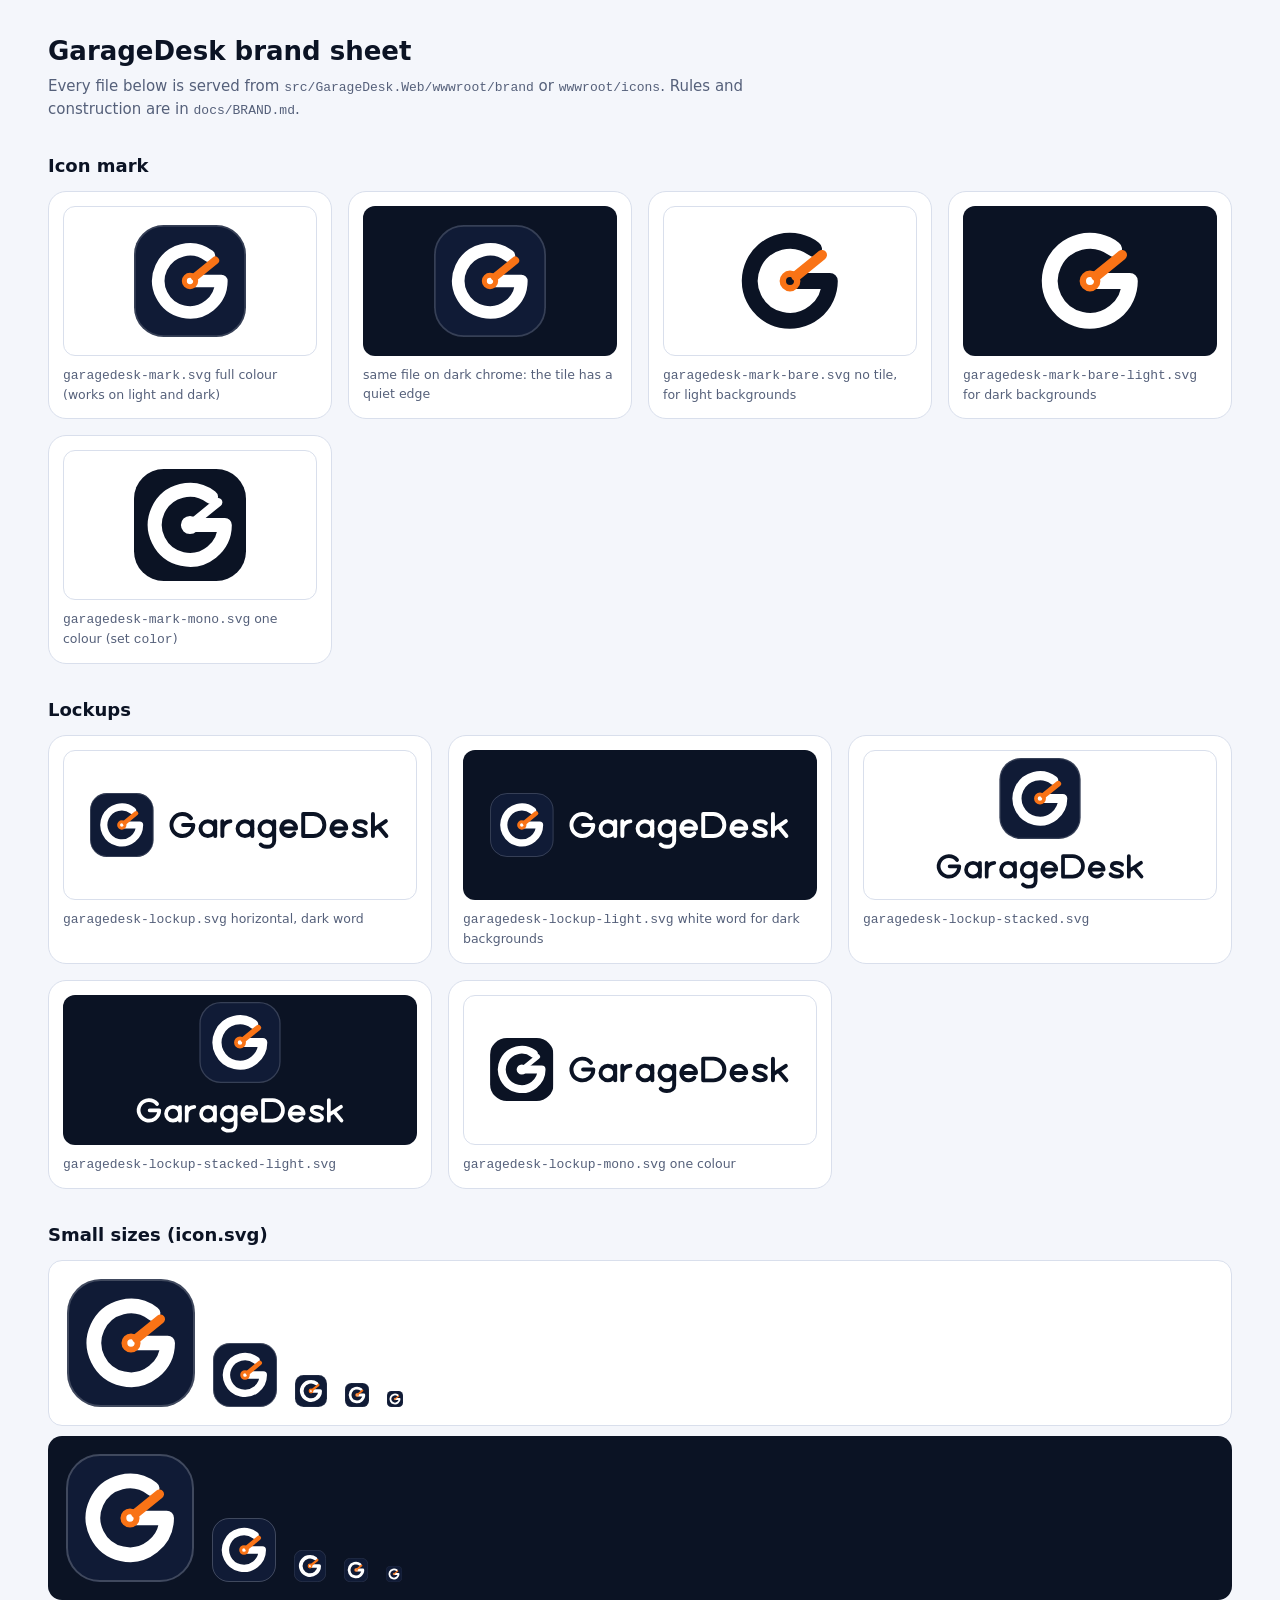
<file: docs/brand/index.html>
<!doctype html>
<html lang="en">
<head>
<meta charset="utf-8">
<meta name="viewport" content="width=device-width, initial-scale=1">
<title>GarageDesk brand sheet</title>
<style>
  :root { --bg:#f4f6fb; --card:#fff; --text:#0b1324; --muted:#55607a; --line:#d9dfec; }
  * { box-sizing:border-box; }
  body { margin:0; padding:32px clamp(16px,4vw,48px) 64px; font:15px/1.5 system-ui,"Segoe UI",sans-serif; background:var(--bg); color:var(--text); }
  h1 { margin:0 0 4px; font-size:26px; }
  h2 { margin:32px 0 12px; font-size:18px; }
  p { color:var(--muted); max-width:46rem; margin:0 0 12px; }
  code { font-size:13px; }
  .grid { display:grid; gap:16px; grid-template-columns:repeat(auto-fill,minmax(250px,1fr)); }
  .grid.wide { grid-template-columns:repeat(auto-fill,minmax(340px,1fr)); }
  .cell { background:var(--card); border:1px solid var(--line); border-radius:18px; padding:14px; display:flex; flex-direction:column; gap:10px; }
  .stage { display:grid; place-items:center; min-height:150px; border-radius:12px; }
  .stage.light { background:#fff; border:1px solid var(--line); }
  .stage.dark { background:#0b1324; }
  .cell small { color:var(--muted); }
  .row { display:flex; gap:18px; align-items:flex-end; flex-wrap:wrap; padding:18px; border-radius:14px; }
  .row.light { background:#fff; border:1px solid var(--line); }
  .row.dark { background:#0b1324; margin-top:10px; }
</style>
</head>
<body>
<h1>GarageDesk brand sheet</h1>
<p>Every file below is served from <code>src/GarageDesk.Web/wwwroot/brand</code> or <code>wwwroot/icons</code>. Rules and construction are in <code>docs/BRAND.md</code>.</p>

<h2>Icon mark</h2>
<div class="grid">
  <div class="cell"><div class="stage light"><img src="../../src/GarageDesk.Web/wwwroot/brand/garagedesk-mark.svg" width="112" height="112" alt="Full colour mark"></div><small><code>garagedesk-mark.svg</code> full colour (works on light and dark)</small></div>
  <div class="cell"><div class="stage dark"><img src="../../src/GarageDesk.Web/wwwroot/brand/garagedesk-mark.svg" width="112" height="112" alt="Full colour mark on dark"></div><small>same file on dark chrome: the tile has a quiet edge</small></div>
  <div class="cell"><div class="stage light"><img src="../../src/GarageDesk.Web/wwwroot/brand/garagedesk-mark-bare.svg" width="112" height="112" alt="Bare mark"></div><small><code>garagedesk-mark-bare.svg</code> no tile, for light backgrounds</small></div>
  <div class="cell"><div class="stage dark"><img src="../../src/GarageDesk.Web/wwwroot/brand/garagedesk-mark-bare-light.svg" width="112" height="112" alt="Bare mark on dark"></div><small><code>garagedesk-mark-bare-light.svg</code> for dark backgrounds</small></div>
  <div class="cell"><div class="stage light"><img src="../../src/GarageDesk.Web/wwwroot/brand/garagedesk-mark-mono.svg" width="112" height="112" alt="One colour mark"></div><small><code>garagedesk-mark-mono.svg</code> one colour (set <code>color</code>)</small></div>
</div>

<h2>Lockups</h2>
<div class="grid wide">
  <div class="cell"><div class="stage light"><img src="../../src/GarageDesk.Web/wwwroot/brand/garagedesk-lockup.svg" width="300" alt="Horizontal lockup"></div><small><code>garagedesk-lockup.svg</code> horizontal, dark word</small></div>
  <div class="cell"><div class="stage dark"><img src="../../src/GarageDesk.Web/wwwroot/brand/garagedesk-lockup-light.svg" width="300" alt="Horizontal lockup, white word"></div><small><code>garagedesk-lockup-light.svg</code> white word for dark backgrounds</small></div>
  <div class="cell"><div class="stage light"><img src="../../src/GarageDesk.Web/wwwroot/brand/garagedesk-lockup-stacked.svg" width="220" alt="Stacked lockup"></div><small><code>garagedesk-lockup-stacked.svg</code></small></div>
  <div class="cell"><div class="stage dark"><img src="../../src/GarageDesk.Web/wwwroot/brand/garagedesk-lockup-stacked-light.svg" width="220" alt="Stacked lockup, white word"></div><small><code>garagedesk-lockup-stacked-light.svg</code></small></div>
  <div class="cell"><div class="stage light"><img src="../../src/GarageDesk.Web/wwwroot/brand/garagedesk-lockup-mono.svg" width="300" alt="One colour lockup"></div><small><code>garagedesk-lockup-mono.svg</code> one colour</small></div>
</div>

<h2>Small sizes (icon.svg)</h2>
<div class="row light">
  <img src="../../src/GarageDesk.Web/wwwroot/icons/icon.svg" width="128" height="128" alt="128">
  <img src="../../src/GarageDesk.Web/wwwroot/icons/icon.svg" width="64" height="64" alt="64">
  <img src="../../src/GarageDesk.Web/wwwroot/icons/icon.svg" width="32" height="32" alt="32">
  <img src="../../src/GarageDesk.Web/wwwroot/icons/icon.svg" width="24" height="24" alt="24">
  <img src="../../src/GarageDesk.Web/wwwroot/icons/icon.svg" width="16" height="16" alt="16">
</div>
<div class="row dark">
  <img src="../../src/GarageDesk.Web/wwwroot/icons/icon.svg" width="128" height="128" alt="128">
  <img src="../../src/GarageDesk.Web/wwwroot/icons/icon.svg" width="64" height="64" alt="64">
  <img src="../../src/GarageDesk.Web/wwwroot/icons/icon.svg" width="32" height="32" alt="32">
  <img src="../../src/GarageDesk.Web/wwwroot/icons/icon.svg" width="24" height="24" alt="24">
  <img src="../../src/GarageDesk.Web/wwwroot/icons/icon.svg" width="16" height="16" alt="16">
</div>
</body>
</html>
</file>
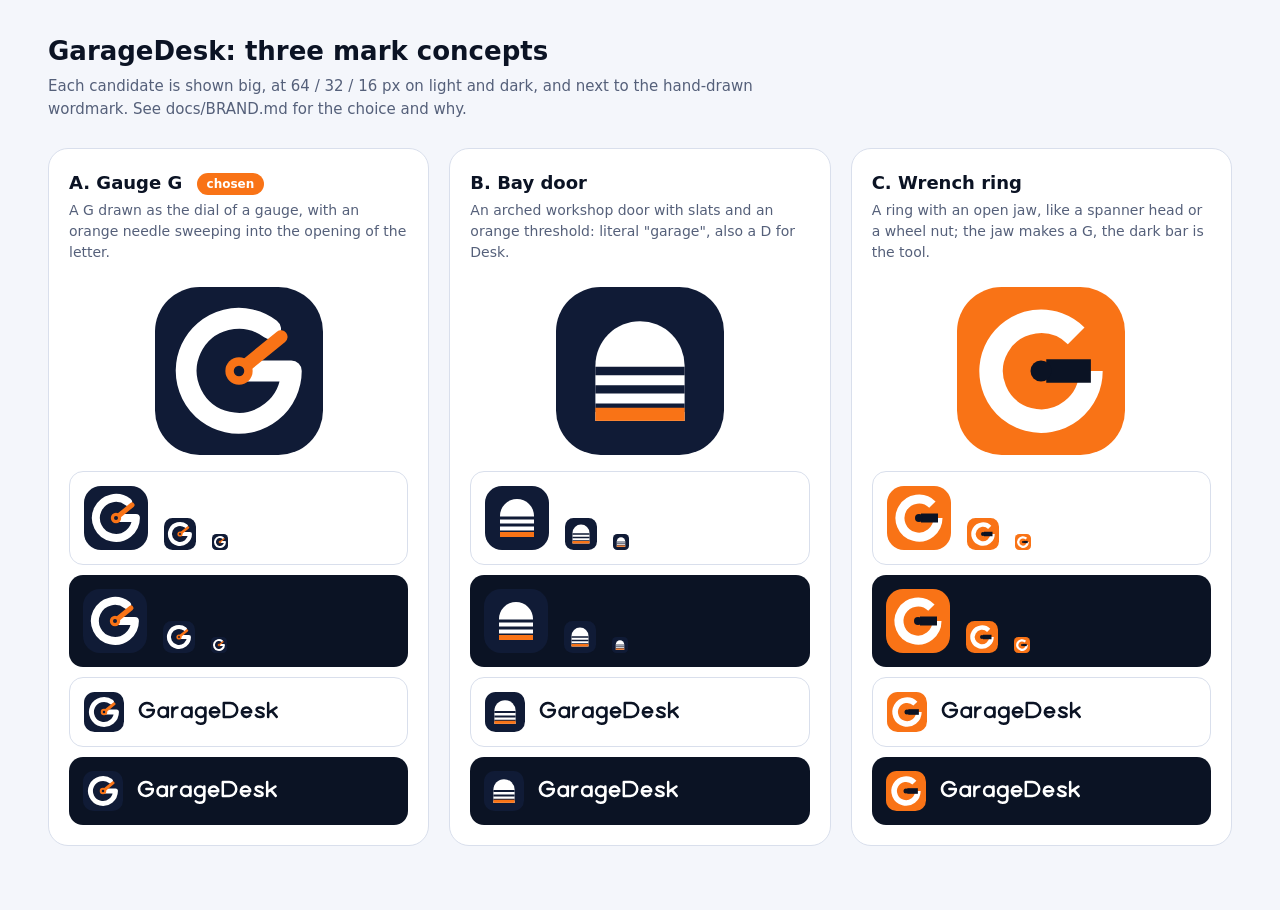
<file: docs/brand/concepts/index.html>
<!doctype html>
<html lang="en">
<head>
<meta charset="utf-8">
<meta name="viewport" content="width=device-width, initial-scale=1">
<title>GarageDesk brand concepts</title>
<style>
  :root { --ink:#0b1324; --ink2:#131d36; --orange:#f97316; --line:#d9dfec; --muted:#55607a; }
  * { box-sizing:border-box; }
  body { margin:0; font:15px/1.5 system-ui,"Segoe UI",sans-serif; color:var(--ink); background:#f4f6fb; padding:32px clamp(16px,4vw,48px) 64px; }
  h1 { margin:0 0 4px; font-size:26px; }
  p.lead { margin:0 0 28px; color:var(--muted); max-width:46rem; }
  .grid { display:grid; gap:20px; grid-template-columns:repeat(auto-fit,minmax(300px,1fr)); }
  .card { background:#fff; border:1px solid var(--line); border-radius:20px; padding:20px; }
  .card h2 { margin:0; font-size:18px; }
  .card .why { margin:4px 0 16px; color:var(--muted); font-size:14px; }
  .big { display:flex; justify-content:center; padding:8px 0 16px; }
  .big svg { width:168px; height:168px; }
  .sizes { display:flex; align-items:flex-end; gap:16px; padding:14px; border-radius:14px; }
  .sizes.light { background:#fff; border:1px solid var(--line); }
  .sizes.dark { background:var(--ink); margin-top:10px; }
  .lock { display:flex; align-items:center; gap:12px; padding:14px; border-radius:14px; margin-top:10px; }
  .lock.light { background:#fff; border:1px solid var(--line); color:var(--ink); }
  .lock.dark { background:var(--ink); color:#fff; }
  .lock svg.wm { height:26px; width:auto; }
  .tag { font-size:12px; letter-spacing:.08em; text-transform:uppercase; color:var(--muted); margin:12px 0 0; }
  .pick { display:inline-block; font-size:12px; font-weight:700; background:var(--orange); color:#fff; border-radius:99px; padding:2px 10px; margin-inline-start:8px; vertical-align:middle; }
</style>
</head>
<body>
<!-- shared symbols: the three candidate marks and the hand-drawn monoline wordmark (outlined strokes, no font needed) -->
<svg width="0" height="0" style="position:absolute" aria-hidden="true">
  <symbol id="mark-a" viewBox="0 0 64 64">
    <rect width="64" height="64" rx="17" fill="#101b36"/>
    <path d="M44 16A20 20 0 1 0 51.9 32H33" fill="none" stroke="#fff" stroke-width="8" stroke-linecap="round" stroke-linejoin="round"/>
    <path d="M32 32L48 19" stroke="#f97316" stroke-width="5" stroke-linecap="round" fill="none"/>
    <circle cx="32" cy="32" r="5.2" fill="#f97316"/><circle cx="32" cy="32" r="2" fill="#101b36"/>
  </symbol>
  <symbol id="mark-b" viewBox="0 0 64 64">
    <rect width="64" height="64" rx="17" fill="#101b36"/>
    <path d="M15 51V30a17 17 0 0 1 34 0v21z" fill="#fff"/>
    <path d="M15 32h34M15 39h34M15 46h34" stroke="#101b36" stroke-width="3.2" fill="none"/>
    <rect x="15" y="46" width="34" height="5" fill="#f97316"/>
  </symbol>
  <symbol id="mark-c" viewBox="0 0 64 64">
    <rect width="64" height="64" rx="17" fill="#f97316"/>
    <path d="M45.4 18.6A19 19 0 1 0 51 32" fill="none" stroke="#fff" stroke-width="9"/>
    <path d="M51 32H34" stroke="#0b1324" stroke-width="9" fill="none"/>
    <circle cx="32" cy="32" r="4" fill="#0b1324"/>
  </symbol>
  <symbol id="wordmark" viewBox="-6 -6 622 114">
    <g fill="none" stroke="currentColor" stroke-width="11" stroke-linecap="round" stroke-linejoin="round">
      <path transform="translate(0 0)" d="M60 17.2A30.5 30.5 0 1 0 66.5 36H38"/>
      <g transform="translate(81 0)"><circle cx="26" cy="46" r="20.5"/><path d="M46.5 25.5V66.5"/></g>
      <path transform="translate(142 0)" d="M5.5 25.5V66.5M5.5 48A22.5 22.5 0 0 1 28 25.5"/>
      <g transform="translate(184.5 0)"><circle cx="26" cy="46" r="20.5"/><path d="M46.5 25.5V66.5"/></g>
      <g transform="translate(245.5 0)"><circle cx="26" cy="46" r="20.5"/><path d="M46.5 25.5V80C46.5 91 38 96.5 26 96.5C19 96.5 13 94.5 9 90"/></g>
      <path transform="translate(306.5 0)" d="M5.5 46H46.5A20.5 20.5 0 1 0 41.7 59.2"/>
      <path transform="translate(367.5 0)" d="M5.5 5.5V66.5H34A30.5 30.5 0 0 0 34 5.5Z"/>
      <path transform="translate(446.5 0)" d="M5.5 46H46.5A20.5 20.5 0 1 0 41.7 59.2"/>
      <path transform="translate(507.5 0)" d="M40 31C37 27 31 25.5 24 25.5C14 25.5 9.5 30 9.5 35.5C9.5 41.5 15 43.5 24 46.5C33 49.5 40 51.5 40 58C40 63 35 66.5 24 66.5C16 66.5 9.5 64 6 59"/>
      <path transform="translate(562 0)" d="M5.5 5.5V66.5M41.5 25.5L5.5 50M21 40L43 66.5"/>
    </g>
  </symbol>
</svg>

<h1>GarageDesk: three mark concepts</h1>
<p class="lead">Each candidate is shown big, at 64 / 32 / 16 px on light and dark, and next to the hand-drawn wordmark. See docs/BRAND.md for the choice and why.</p>

<div class="grid">
  <section class="card">
    <h2>A. Gauge G <span class="pick">chosen</span></h2>
    <p class="why">A G drawn as the dial of a gauge, with an orange needle sweeping into the opening of the letter.</p>
    <div class="big"><svg><use href="#mark-a"/></svg></div>
    <div class="sizes light"><svg width="64" height="64"><use href="#mark-a"/></svg><svg width="32" height="32"><use href="#mark-a"/></svg><svg width="16" height="16"><use href="#mark-a"/></svg></div>
    <div class="sizes dark"><svg width="64" height="64"><use href="#mark-a"/></svg><svg width="32" height="32"><use href="#mark-a"/></svg><svg width="16" height="16"><use href="#mark-a"/></svg></div>
    <div class="lock light"><svg width="40" height="40"><use href="#mark-a"/></svg><svg class="wm" viewBox="-6 -6 622 114"><use href="#wordmark"/></svg></div>
    <div class="lock dark"><svg width="40" height="40"><use href="#mark-a"/></svg><svg class="wm" viewBox="-6 -6 622 114"><use href="#wordmark"/></svg></div>
  </section>

  <section class="card">
    <h2>B. Bay door</h2>
    <p class="why">An arched workshop door with slats and an orange threshold: literal "garage", also a D for Desk.</p>
    <div class="big"><svg><use href="#mark-b"/></svg></div>
    <div class="sizes light"><svg width="64" height="64"><use href="#mark-b"/></svg><svg width="32" height="32"><use href="#mark-b"/></svg><svg width="16" height="16"><use href="#mark-b"/></svg></div>
    <div class="sizes dark"><svg width="64" height="64"><use href="#mark-b"/></svg><svg width="32" height="32"><use href="#mark-b"/></svg><svg width="16" height="16"><use href="#mark-b"/></svg></div>
    <div class="lock light"><svg width="40" height="40"><use href="#mark-b"/></svg><svg class="wm" viewBox="-6 -6 622 114"><use href="#wordmark"/></svg></div>
    <div class="lock dark"><svg width="40" height="40"><use href="#mark-b"/></svg><svg class="wm" viewBox="-6 -6 622 114"><use href="#wordmark"/></svg></div>
  </section>

  <section class="card">
    <h2>C. Wrench ring</h2>
    <p class="why">A ring with an open jaw, like a spanner head or a wheel nut; the jaw makes a G, the dark bar is the tool.</p>
    <div class="big"><svg><use href="#mark-c"/></svg></div>
    <div class="sizes light"><svg width="64" height="64"><use href="#mark-c"/></svg><svg width="32" height="32"><use href="#mark-c"/></svg><svg width="16" height="16"><use href="#mark-c"/></svg></div>
    <div class="sizes dark"><svg width="64" height="64"><use href="#mark-c"/></svg><svg width="32" height="32"><use href="#mark-c"/></svg><svg width="16" height="16"><use href="#mark-c"/></svg></div>
    <div class="lock light"><svg width="40" height="40"><use href="#mark-c"/></svg><svg class="wm" viewBox="-6 -6 622 114"><use href="#wordmark"/></svg></div>
    <div class="lock dark"><svg width="40" height="40"><use href="#mark-c"/></svg><svg class="wm" viewBox="-6 -6 622 114"><use href="#wordmark"/></svg></div>
  </section>
</div>
</body>
</html>
</file>
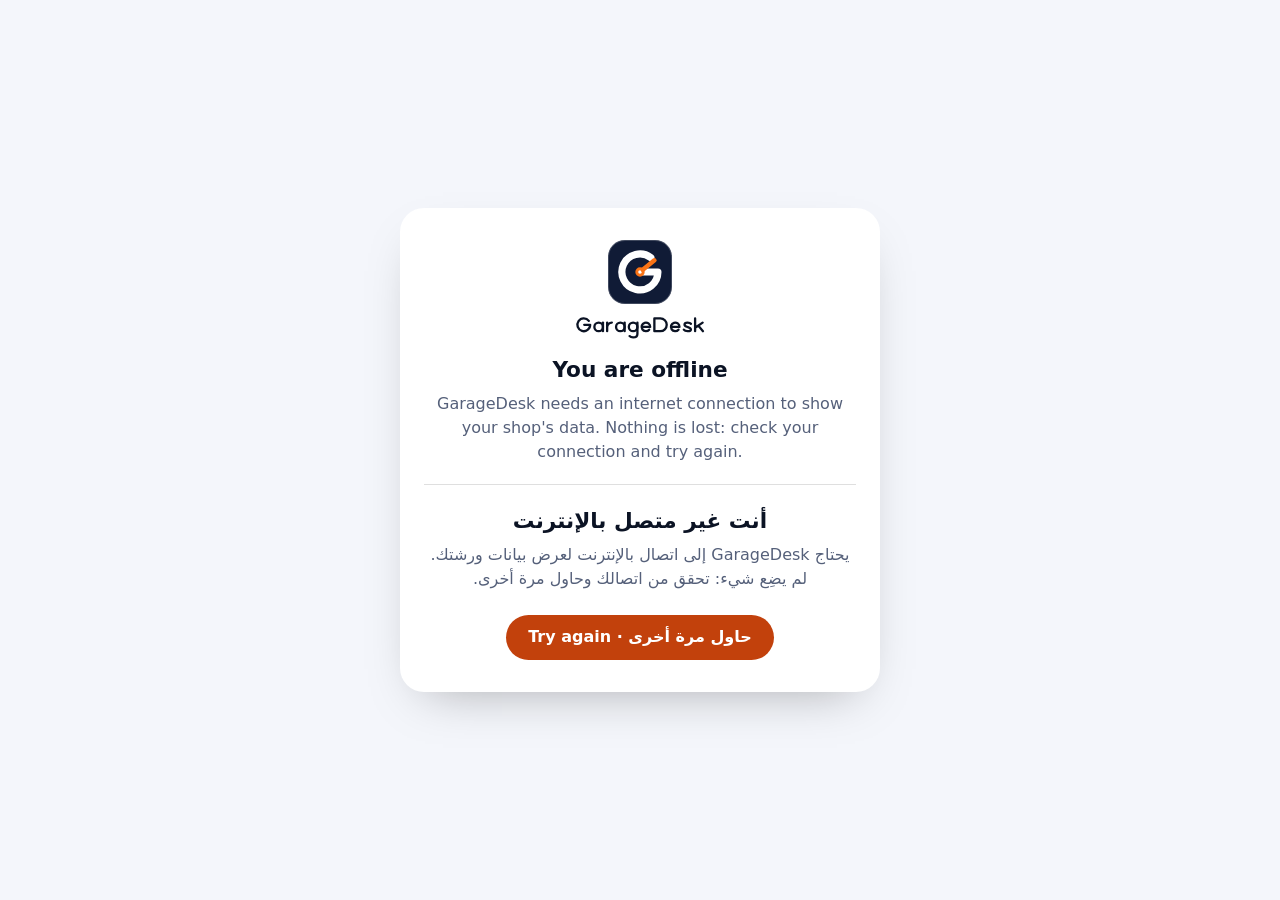
<file: src/GarageDesk.Web/wwwroot/offline.html>
<!DOCTYPE html>
<html lang="en">
<head>
  <meta charset="utf-8" />
  <meta name="viewport" content="width=device-width, initial-scale=1.0" />
  <meta name="robots" content="noindex" />
  <meta name="color-scheme" content="light dark" />
  <title>Offline · GarageDesk</title>
  <style>
    :root { --bg: #f4f6fb; --card: #ffffff; --text: #0b1324; --muted: #55607a; --accent: #c2410c; }
    @media (prefers-color-scheme: dark) {
      :root { --bg: #060b18; --card: #131d36; --text: #f1f5ff; --muted: #a6b0c8; --accent: #fb923c; }
    }
    * { box-sizing: border-box; }
    body {
      margin: 0; min-height: 100vh; display: grid; place-items: center; padding: 1rem;
      background: var(--bg); color: var(--text);
      font: 16px/1.5 system-ui, "Segoe UI", "IBM Plex Sans Arabic", Tahoma, sans-serif;
    }
    main { width: 100%; max-width: 30rem; background: var(--card); border-radius: 24px; padding: 2rem 1.5rem; text-align: center; box-shadow: 0 20px 50px -25px rgba(0, 0, 0, 0.35); }
    .mark { width: 4rem; height: 4rem; margin: 0 auto 0.75rem; display: block; }
    .word { display: block; height: 1.1rem; width: auto; margin: 0 auto 1.25rem; color: var(--text); overflow: visible; }
    h1 { font-size: 1.35rem; margin: 0 0 0.35rem; }
    p { margin: 0 0 1rem; color: var(--muted); }
    .ar { margin-top: 1.25rem; padding-top: 1.25rem; border-top: 1px solid rgba(127, 127, 127, 0.25); }
    a.retry {
      display: inline-block; margin-top: 0.5rem; padding: 0.65rem 1.4rem; border-radius: 999px;
      background: var(--accent); color: #fff; font-weight: 700; text-decoration: none;
    }
  </style>
</head>
<body>
  <main>
    <svg class="mark" viewBox="0 0 64 64" width="64" height="64" role="img" aria-label="GarageDesk" focusable="false">
      <rect width="64" height="64" rx="17" fill="#101b36"/>
      <rect x=".5" y=".5" width="63" height="63" rx="16.5" fill="none" stroke="#fff" stroke-opacity=".2"/>
      <g transform="translate(32 32) scale(.9) translate(-32 -32)">
        <path d="M44 16A20 20 0 1 0 51.9 32H33" fill="none" stroke="#fff" stroke-width="8" stroke-linecap="round" stroke-linejoin="round"/>
        <path d="M35.1 29.5L48 19" fill="none" stroke="#f97316" stroke-width="5" stroke-linecap="round"/>
        <circle cx="32" cy="32" r="3.6" fill="none" stroke="#f97316" stroke-width="3.2"/>
      </g>
    </svg>
    <svg class="word" viewBox="-6 -6 622 84" aria-hidden="true" focusable="false">
      <g fill="none" stroke="currentColor" stroke-width="11" stroke-linecap="round" stroke-linejoin="round">
        <path d="M60 17.2A30.5 30.5 0 1 0 66.5 36H38"/>
    <g transform="translate(81 0)"><circle cx="26" cy="46" r="20.5"/><path d="M46.5 25.5V66.5"/></g>
    <path transform="translate(142 0)" d="M5.5 25.5V66.5M5.5 48A22.5 22.5 0 0 1 28 25.5"/>
    <g transform="translate(184.5 0)"><circle cx="26" cy="46" r="20.5"/><path d="M46.5 25.5V66.5"/></g>
    <g transform="translate(245.5 0)"><circle cx="26" cy="46" r="20.5"/><path d="M46.5 25.5V80C46.5 91 38 96.5 26 96.5C19 96.5 13 94.5 9 90"/></g>
    <path transform="translate(306.5 0)" d="M5.5 46H46.5A20.5 20.5 0 1 0 41.7 59.2"/>
    <path transform="translate(367.5 0)" d="M5.5 5.5V66.5H34A30.5 30.5 0 0 0 34 5.5Z"/>
    <path transform="translate(446.5 0)" d="M5.5 46H46.5A20.5 20.5 0 1 0 41.7 59.2"/>
    <path transform="translate(507.5 0)" d="M40 31C37 27 31 25.5 24 25.5C14 25.5 9.5 30 9.5 35.5C9.5 41.5 15 43.5 24 46.5C33 49.5 40 51.5 40 58C40 63 35 66.5 24 66.5C16 66.5 9.5 64 6 59"/>
    <path transform="translate(562 0)" d="M5.5 5.5V66.5M41.5 25.5L5.5 50M21 40L43 66.5"/>
      </g>
    </svg>
    <section lang="en" dir="ltr">
      <h1>You are offline</h1>
      <p>GarageDesk needs an internet connection to show your shop's data. Nothing is lost: check your connection and try again.</p>
    </section>
    <section class="ar" lang="ar" dir="rtl">
      <h1>أنت غير متصل بالإنترنت</h1>
      <p>يحتاج GarageDesk إلى اتصال بالإنترنت لعرض بيانات ورشتك. لم يضِع شيء: تحقق من اتصالك وحاول مرة أخرى.</p>
    </section>
    <a class="retry" href="/">Try again · حاول مرة أخرى</a>
  </main>
</body>
</html>
</file>
